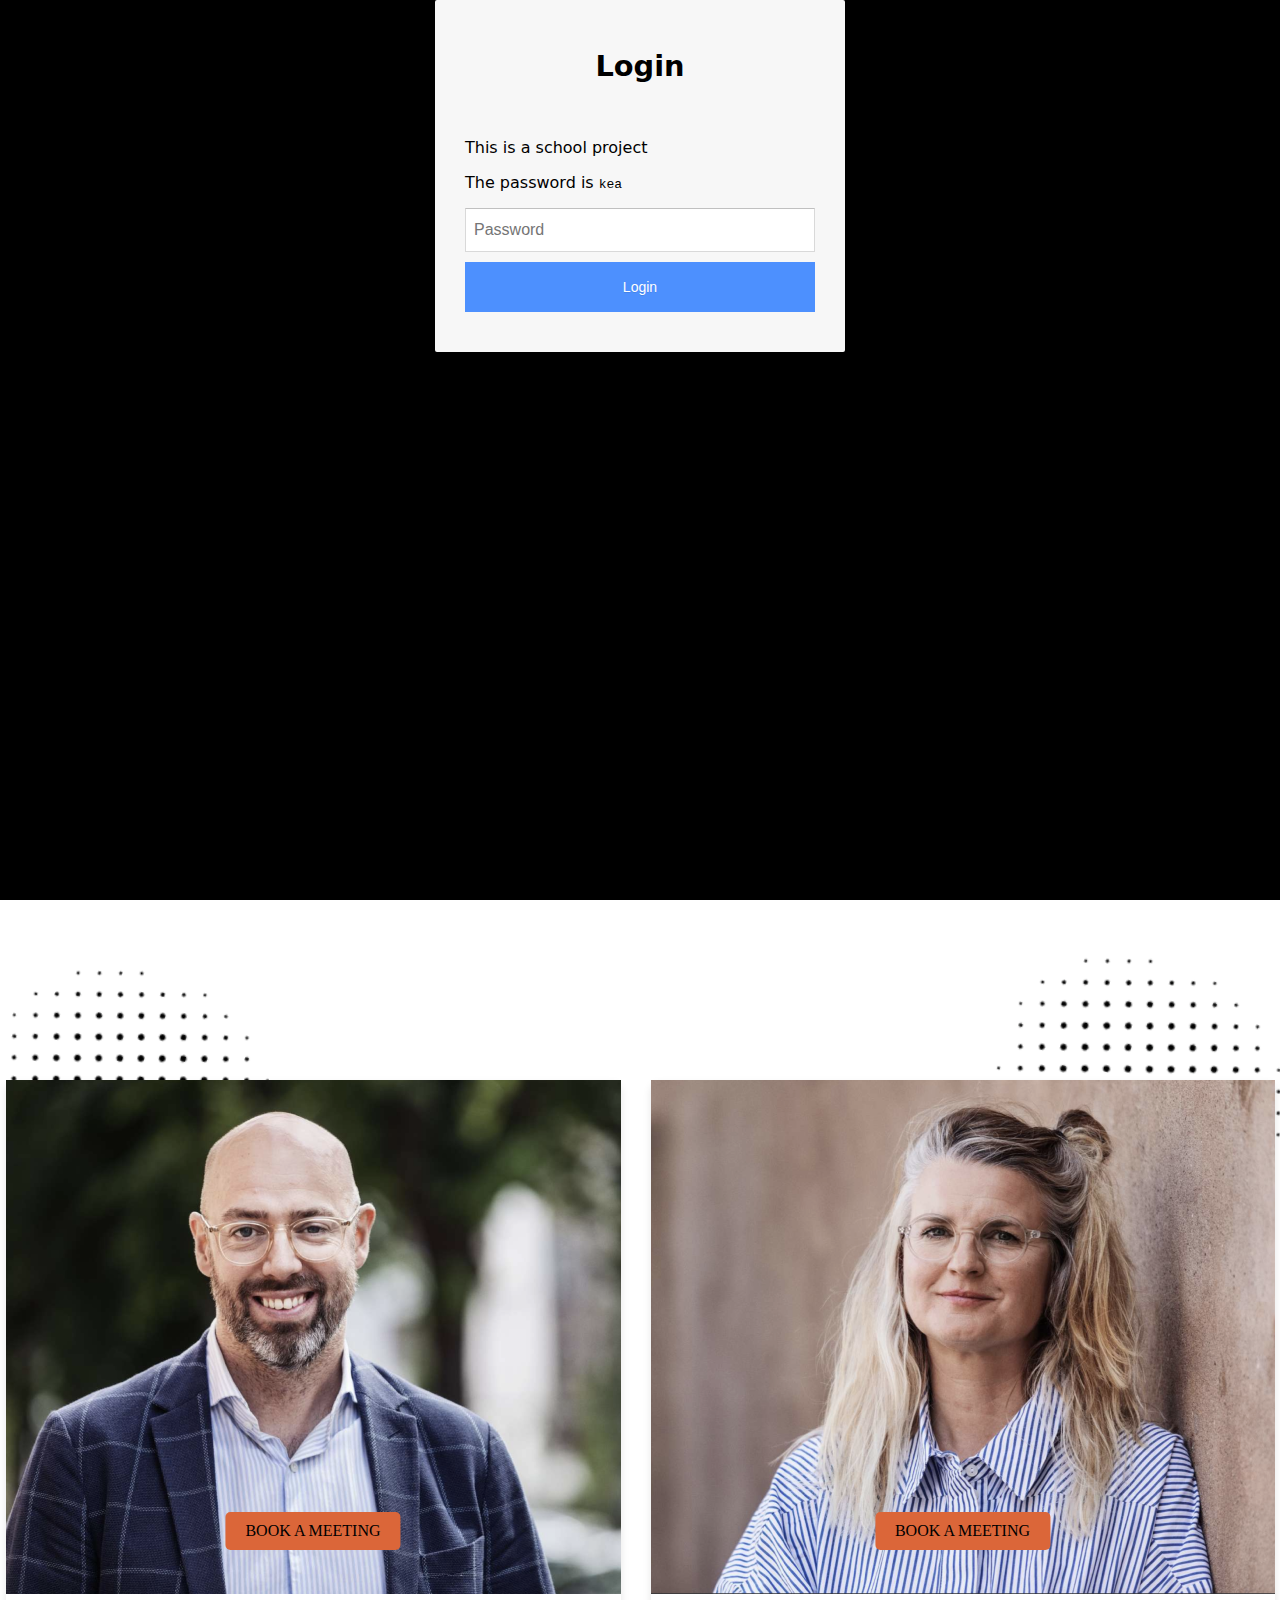
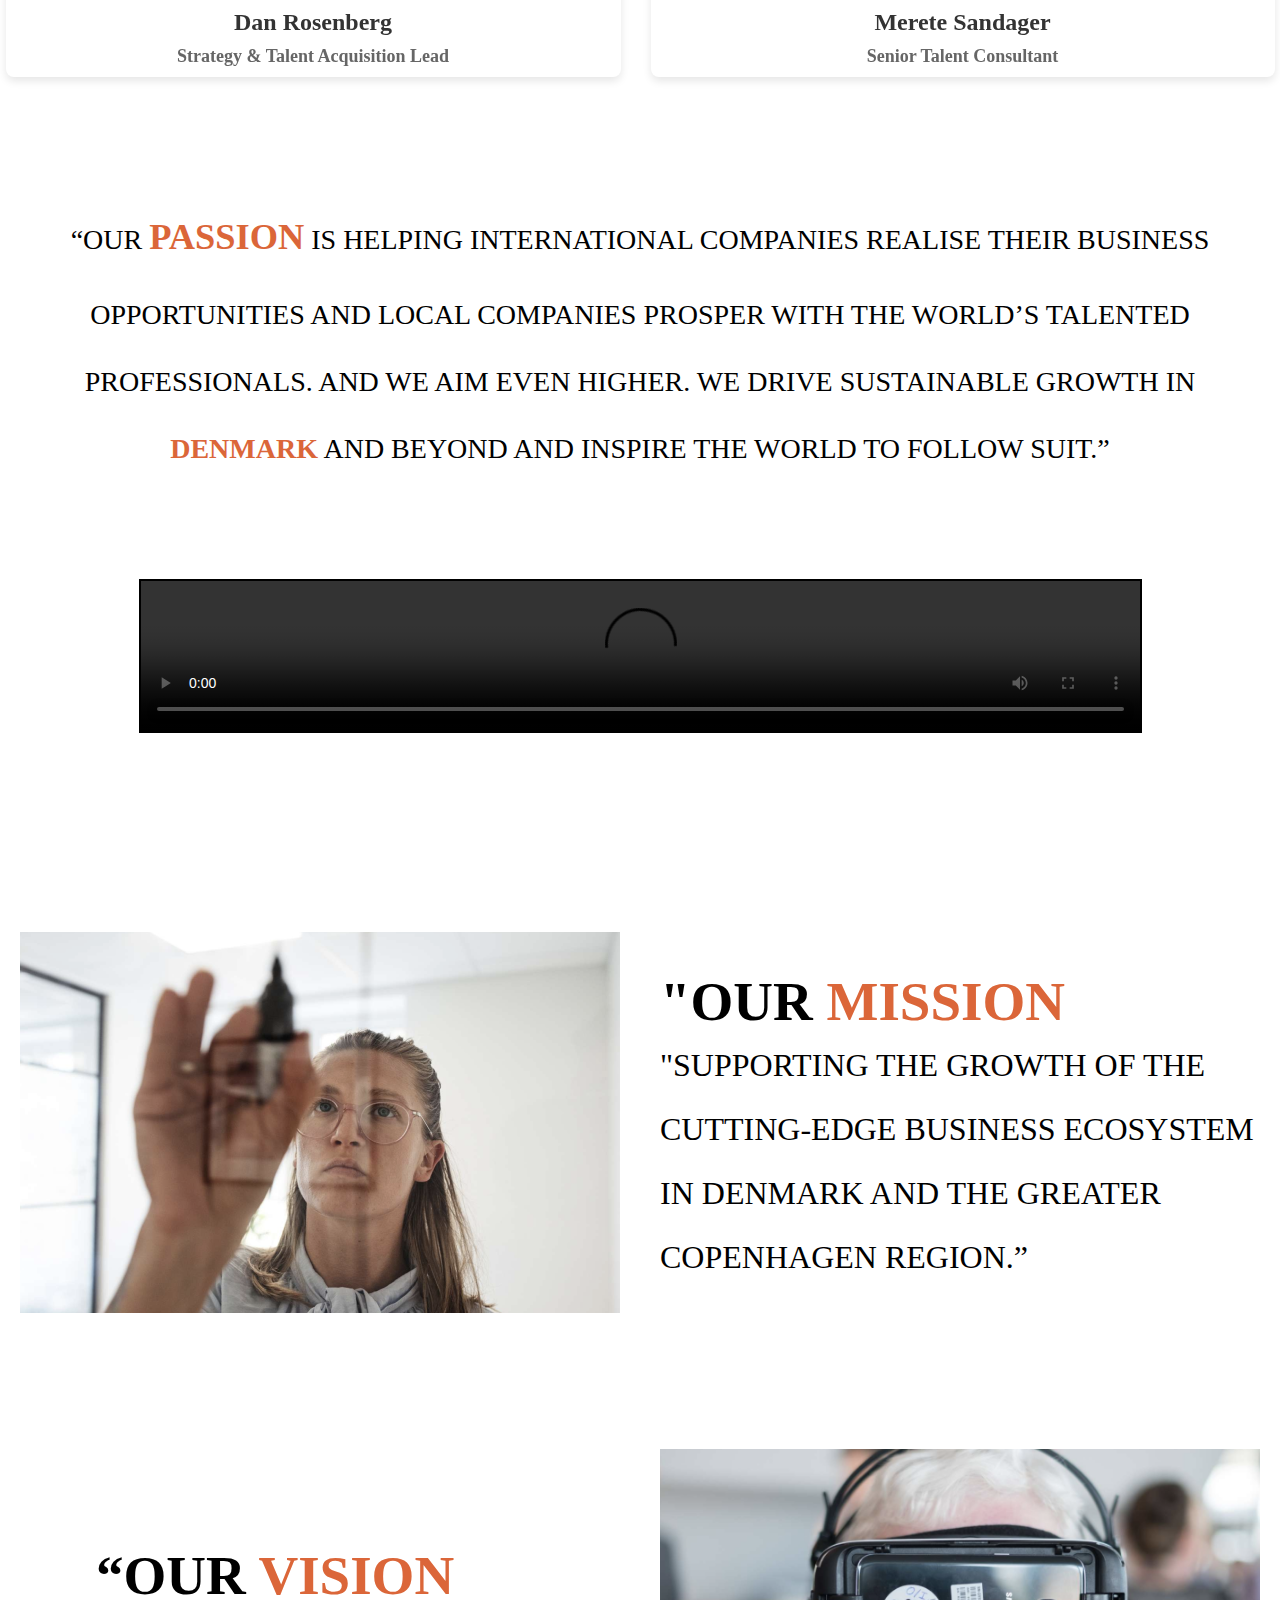
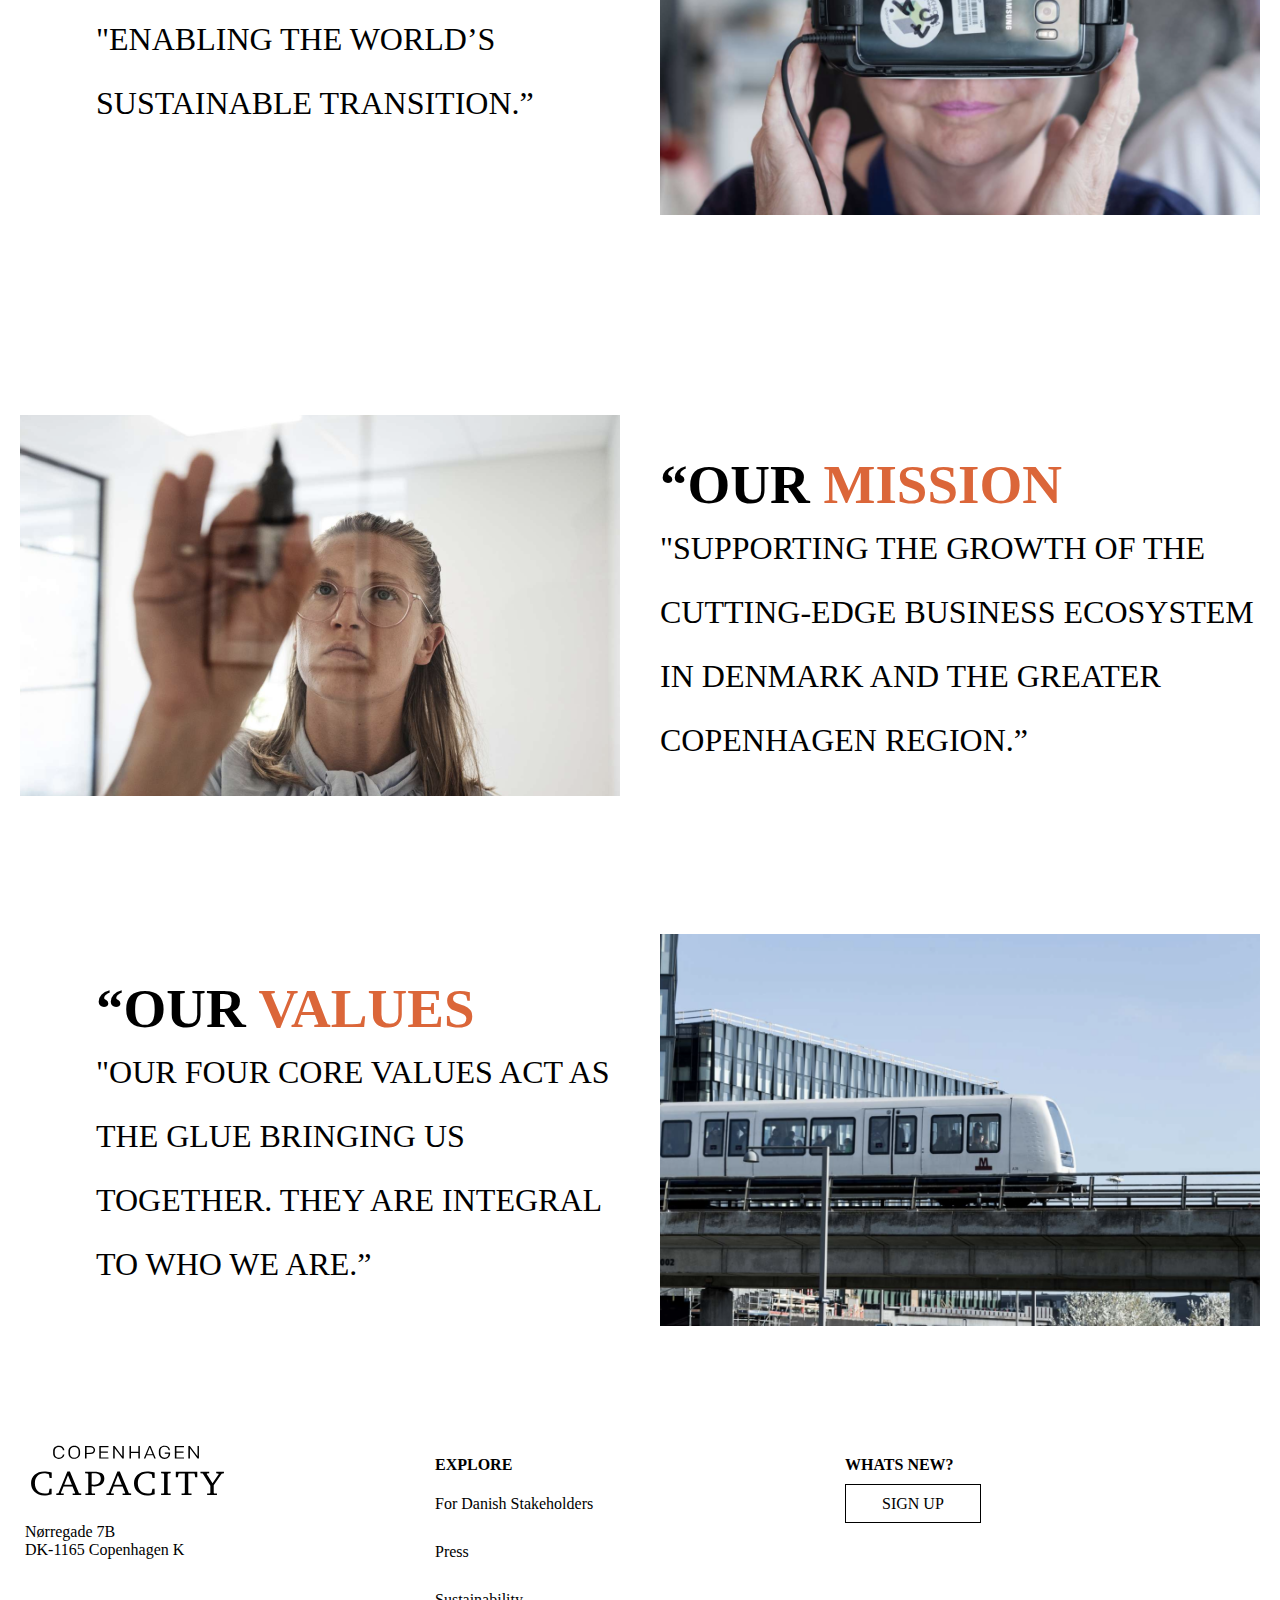
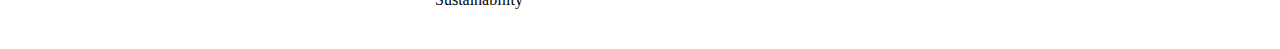
<file: meeting.html>
<!DOCTYPE html>
<html lang="en">

<head>
    <meta charset="UTF-8">
    <!-- <meta http-equiv="X-UA-Compatible" content="IE=edge"> -->
    <meta name="viewport" content="width=device-width, initial-scale=1.0">
    <title>Meeting side</title>
    <meta name="robots" content="noindex">
    <link rel="preconnect" href="https://fonts.googleapis.com">
    <link rel="preconnect" href="https://fonts.gstatic.com" crossorigin>
    <link
        href="https://fonts.googleapis.com/css2?family=IBM+Plex+Serif:ital,wght@0,100;0,200;0,300;0,400;0,500;0,600;0,700;1,100;1,200;1,300;1,400;1,500;1,600;1,700&display=swap"
        rel="stylesheet">
    <link rel="preconnect" href="https://fonts.googleapis.com">
    <link rel="preconnect" href="https://fonts.gstatic.com" crossorigin>
    <link
        href="https://fonts.googleapis.com/css2?family=IBM+Plex+Serif:ital,wght@0,100;0,200;0,300;0,400;0,500;0,600;0,700;1,100;1,200;1,300;1,400;1,500;1,600;1,700&family=Montserrat:ital,wght@0,100..900;1,100..900&display=swap"
        rel="stylesheet">
    <link rel="stylesheet" href="meetingside/meetingmenu.css">
    <link rel="stylesheet" href="meetingside/meeting.css">
    <link rel="stylesheet" href="meetingside/meetingfooter.css">
</head>

<body>
    <header>
        <div class="logo">
            <a href="/">
                <img src="meetingside/cphlogo.svg" alt="Logo">
            </a>
        </div>
        <nav>
            <ul class="menu">
                <li><a href="index.html">Home</a></li>
                <li><a href="meeting.html">Meeting</a></li>
                <li><a href="event.html">Events</a></li>
            </ul>
            <div class="burger">
                <div class="line"></div>
                <div class="line"></div>
                <div class="line"></div>
            </div>
        </nav>
    </header>
    <main>
        <div class="nav-container-right">
            <ul class="nav-bar-right">


                <li><a href="meeting.html" class="nav-button-right1">BOOK A MEETING</a></li>
                <li><a href="Sign-up.html" class="nav-button-right2">SIGN UP FOR <br> EVENTCALENDER</a></li>

            </ul>
        </div>


        <div class="nav-container-left">

            <h3>GREATER <br>
                COPENHAGEN</h3>
            <h3><span style="color: #EB5E28;">CAREER <br>PORTAL </span></h3>
            <ul class="nav-bar-left">
                <li><a href="https://careers.greatercphregion.com/?__hstc=225185861.1fb56b74a2ffe329dadcaf64e1fbdf74.1665940362652.1681314535910.1681377206626.144&__hssc=225185861.57585878.1681386077425&__hsfp=3011020259#?cludoquery=Search...&cludopage=1&cludoinputtype=standard"
                        class="nav-button-left1">SEE THE CAREER PORTAL</a></li>
            </ul>
            <h3>FOR <br><span style="color: #EB5E28;">CANDIDATES </span> <br> SEEKING A JOB</h3>

        </div>
        <section>
            <div class="hero-image">

                <img src="meetingside/cdotssvg.svg" alt="corner" class="corner-svg">
                <img src="meetingside/heading.png" alt="Heroimg">
            </div>
            <div class="hero-heading">
                <h1 style="line-height: 1.5;">INTRODUCING OUR PROFESSIONALS CONSULTANT TO <br> GUIDE <span
                        style="color: rgba(219, 102, 57, 1);text-decoration: underline;">BUSINESS</span>.</h1>
            </div>
            <div class="talentchef">
                <div class="grafik">
                    <img src="meetingside/prikker.svg" alt="prikker" class="background-image">
                    <div class="talent-item">
                        <img src="meetingside/talentchef.png" alt="Dan Rosenberg, Strategy & Talent Acquisition Lead"
                            class="profile-image">
                        <h2>Dan Rosenberg</h2>
                        <h3>Strategy & Talent Acquisition Lead</h3>
                        <a href="https://meetings.hubspot.com/dro/copcaptalentwebsitematchmakingevents2022?uuid=a3b7838f-37b6-473e-8894-3e9045076b8c"
                            class="cta-button">BOOK A MEETING</a>
                    </div>
                </div>

                <div class="grafikitem">
                    <img src="meetingside/prikker.svg" alt="prikker" class="background-image2">
                    <div class="talent-item">
                        <img src="meetingside/Merete.png" alt="Merete" class="profile-image">
                        <h2>Merete Sandager</h2>
                        <h3>Senior Talent Consultant</h3>
                        <a href="https://meetings.hubspot.com/dro/copcaptalentwebsitematchmakingevents2022?uuid=a3b7838f-37b6-473e-8894-3e9045076b8c"
                            class="cta-button">BOOK A MEETING</a>
                    </div>
                </div>
            </div>
        </section>
        <section>
            <div class="meeting-container">
                <div class="text-container">
                    <p>“OUR <span
                            style="font-size: 1.3em;color: rgba(219, 102, 57, 1);font-weight: bold;">PASSION</span> IS
                        HELPING
                        INTERNATIONAL COMPANIES
                        REALISE THEIR
                        BUSINESS
                        OPPORTUNITIES AND LOCAL COMPANIES PROSPER WITH THE WORLD’S TALENTED PROFESSIONALS. AND WE AIM
                        EVEN
                        HIGHER. WE DRIVE
                        SUSTAINABLE GROWTH IN <span
                            style="color:rgba(219, 102, 57, 1) ;font-weight: bold">DENMARK</span>
                        AND BEYOND AND
                        INSPIRE THE WORLD TO FOLLOW SUIT.”</p>

                </div>
            </div>
            <div class="event-button-container">
                <button class="event-button" onclick="location.href='event.html'">SIGN UP FOR <br>EVENT
                    CALENDAR</button>
                <button class="meeting-button extra-color"
                    onclick="location.href='https://careers.greatercphregion.com/?__hstc=225185861.1fb56b74a2ffe329dadcaf64e1fbdf74.1665940362652.1681314535910.1681377206626.144&__hssc=225185861.57585878.1681386077425&__hsfp=3011020259#?cludoquery=Search...&cludopage=1&cludoinputtype=standard'">SEE
                    THE
                    <br>CAREER PORTAL</button>
            </div>
            <video class="video-container" controls width="600">
                <!-- <source src="cph.mp4" type="video/mp4"> -->
                <source src="https://adampannicelli.com/kea/05_indhold/interview/MereteInterview.mp4" type="video/mp4">
                Your browser does not support the video tag.
            </video>

        </section>
        <section>
            <div class="ourmission">
                <div class="mission-item">
                    <img src="meetingside/ourmission.png" alt="talentchef">
                </div>
                <div class="text-content">
                    <h2 class="misson">"OUR <span style="color: rgba(219, 102, 57, 1);">MISSION</span></h2>
                    <p class="support">"Supporting the growth of the cutting-edge business ecosystem in Denmark and the
                        Greater
                        Copenhagen
                        Region.”
                    </p>
                </div>
            </div>
            <div class="ourvision">
                <div class="text-content2">
                    <h2 class="misson">“OUR<span style="color: rgba(219, 102, 57, 1);"> VISION</span></h2>
                    <p class="support">"Enabling the world’s sustainable transition.”</p>
                </div>
                <div class="mission-item">
                    <img src="meetingside/ourvision.png" alt="talentchef">
                </div>
            </div>
            <div class="ourmission">
                <div class="mission-item">
                    <img src="meetingside/ourmission.png" alt="mission-item2">
                </div>
                <div class="text-content">
                    <h2 class="misson">“OUR<span style="color: rgba(219, 102, 57, 1);"> MISSION</span></h2>
                    <p class="support">"Supporting the growth of the cutting-edge business ecosystem in Denmark and the
                        Greater
                        Copenhagen
                        Region.”</p>
                </div>
            </div>
            <div class="ourvision">
                <div class="text-content2">
                    <h2 class="misson">“OUR <span style="color: rgba(219, 102, 57, 1);">VALUES</span></h2>
                    <p class="support">"Our four core values act as the glue bringing us together. They are integral to
                        who we are.”</p>
                </div>
                <div class="mission-item">
                    <img src="meetingside/value.png" alt="value">
                </div>
            </div>
        </section>
        <footer>
            <div class="col3">
                <div>
                    <img src="CopenhagenCapacity-logopackage/01.Primarylogo/svg/copenhagen-capacity-logo_black.svg"
                        alt="logo-copenhagen-capacity">
                    <p>Nørregade 7B <br>
                        DK-1165 Copenhagen K</p>
                </div>
                <div>
                    <h4>
                        EXPLORE </h4>
                    <ul class="footer_nav">
                        <li><a href="https://www.copcap.com/da-dk/resultater">For Danish Stakeholders</a></li>
                        <li><a href="https://www.copcap.com/pressandmedia">Press</a></li>
                        <li><a href="https://www.copcap.com/sustainability">Sustainability</a></li>
                    </ul>
                </div>
                <div>
                    <h4>
                        WHATS NEW? </h4>

                    <!-- <button class="sign_up_button"><a href="Sign-up.html">SIGN UP</a></button> -->

                    <a href="Sign-up.html" class="sign_up_button">SIGN UP</a>

                </div>
            </div>
        </footer>

    </main>




    <script src="meetingside/meetingmenu.js"></script>
    <script src="login.js"></script>
</body>

</html>
</file>
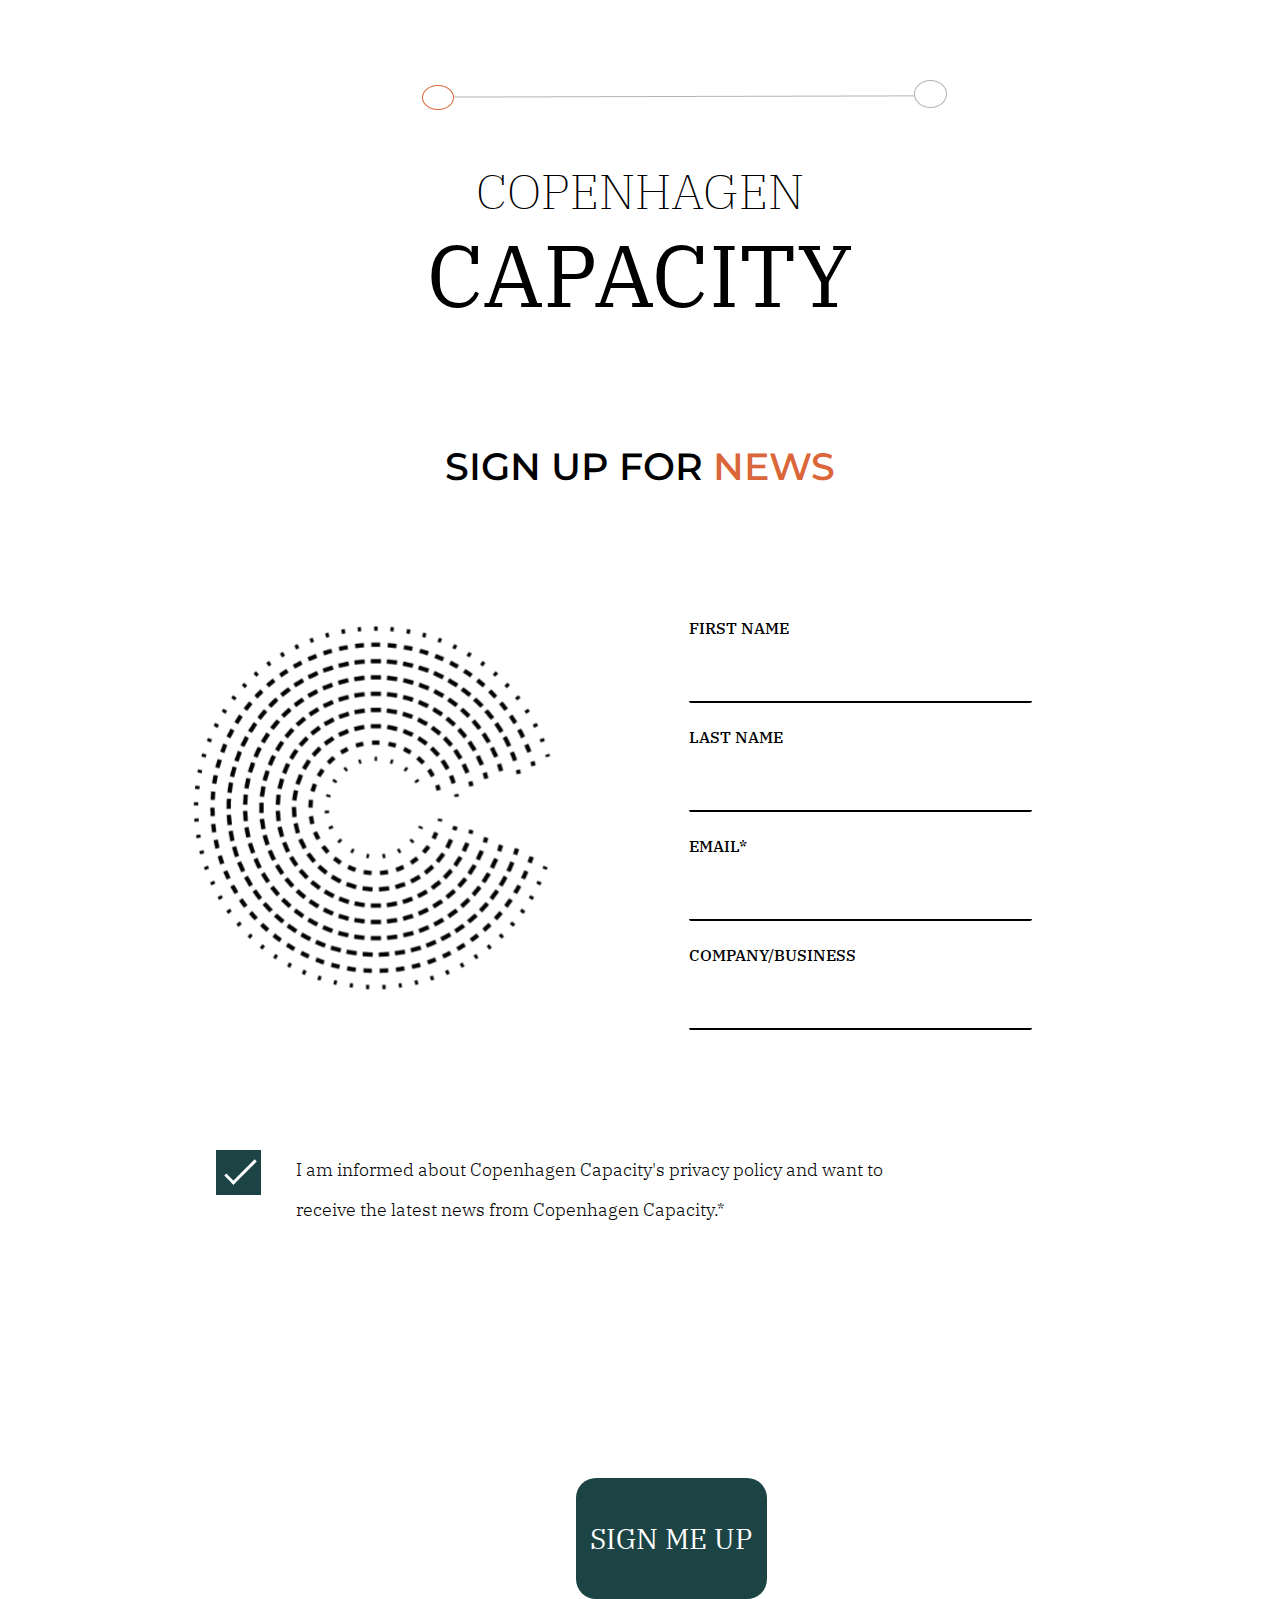
<file: Sign-up.html>
<!DOCTYPE html>
<html lang="da">

<head>
    <meta charset="UTF-8">
    <meta name="viewport" content="width=device-width, initial-scale=1.0">
    <title>Sign up</title>
    <link rel="preconnect" href="https://fonts.googleapis.com">
    <link rel="preconnect" href="https://fonts.gstatic.com" crossorigin>
    <link
        href="https://fonts.googleapis.com/css2?family=IBM+Plex+Serif:ital,wght@0,100;0,200;0,300;0,400;0,500;0,600;0,700;1,100;1,200;1,300;1,400;1,500;1,600;1,700&display=swap"
        rel="stylesheet">
    <link rel="preconnect" href="https://fonts.googleapis.com">
    <link rel="preconnect" href="https://fonts.gstatic.com" crossorigin>
    <link
        href="https://fonts.googleapis.com/css2?family=IBM+Plex+Serif:ital,wght@0,100;0,200;0,300;0,400;0,500;0,600;0,700;1,100;1,200;1,300;1,400;1,500;1,600;1,700&family=Montserrat:ital,wght@0,100..900;1,100..900&display=swap"
        rel="stylesheet">
    <link rel="stylesheet" href="style.css">
    <link rel="stylesheet" href="general.css">
</head>

<body>
    <main>
        <div class="billede1">

            <img src="linje.png" alt="Dekoration">
        </div>

        <h2>COPENHAGEN</h2>
        <h1>CAPACITY</h1>


        <h3>SIGN UP FOR <span style="color: #DB6639"> NEWS </span>
        </h3>
        <div class="grid1_1">
            <div>
                <img src="CapCoplogo.svg" class="CopCaplogo" alt="Logo">
            </div>

            <div>
                <form>
                    <label for="fname">FIRST NAME</label>
                    <input type="text" id="fname" name="fname">
                    <label for="lname">LAST NAME</label>
                    <input type="text" id="lname" name="lname">
                    <label for="femail">EMAIL*</label>
                    <input type="text" id="fname" name="fname">
                    <label for="fbusiness">COMPANY/BUSINESS</label>
                    <input type="text" id="fname" name="fname">
                </form>
            </div>
        </div>
        <div>
            <label class="container">
                <input type="checkbox" checked="checked">
                <span class="checkmark"></span>
                <label class="text">
                    <p>I am informed about Copenhagen Capacity's privacy policy and want to receive the latest
                        news
                        from
                        Copenhagen
                        Capacity.* </p>

                </label>
            </label>
        </div>

        <div>

            <button class="knap">
                <p>SIGN ME UP</p>
            </button>
        </div>








    </main>
</body>

</html>
</file>
<file: meetingside/meetingmenu.css>
header {
  display: flex;
  justify-content: space-between;
  align-items: center;
  padding: 20px;
  background-color: #fff;
  box-shadow: 0 0 10px rgba(0, 0, 0, 0.1);
}

.logo img {
  width: 120px;
  /* height: 50px; */
  aspect-ratio: 180/64;
}

nav {
  display: flex;
  align-items: center;
}

.menu {
  display: flex;
  list-style: none;
  margin: 0;
  padding: 0;
}

.menu li {
  margin-right: 20px;
}

.menu li:last-child {
  margin-right: 0;
}

.menu a {
  display: block;
  padding: 10px;
  color: #111010;
  text-decoration: none;
  transition: color 0.3s;
  text-align: end;
  font-weight: bolder;
}

.menu a:hover {
  color: rgb(71, 66, 66);
}

.burger {
  width: 30px;
  height: 20px;
  cursor: pointer;
}

.burger .line {
  width: 100%;
  height: 2px;
  background-color: #333;
  margin-bottom: 5px;
  transition: 0.2s linear;
}
.burger {
  display: none;
}
@media screen and (max-width: 800px) {
  .menu {
    display: none;
  }
  .burger {
    display: block;
  }
  .burger.active .line:nth-child(1) {
    transform: rotate(45deg) translate(5px, 5px);
    transition: 0.2s linear;
  }

  .burger.active .line:nth-child(2) {
    opacity: 0;
    transition: 0.15s linear;
  }

  .burger.active .line:nth-child(3) {
    transform: rotate(-45deg) translate(5px, -5px);
    transition: 0.2s linear;
  }

  nav.active .menu {
    display: block;
    background-color: #fff;
    position: absolute;
    top: 60px;
    left: 0;
    width: 100%;
    box-shadow: 0 0 10px rgba(0, 0, 0, 0.1);
    z-index: 1;
  }

  nav.active .menu li {
    margin: 10px 20px;
  }

  nav.active .menu a {
    font-size: 24px;
  }
}
.logo {
  color: black;
}
</file>
<file: meetingside/meeting.css>
html {
  --primary: #eb5e28;
}

body {
  box-sizing: border-box;
  margin: 0;
}
img {
  width: 100%;
  height: auto;
  display: block;
}
.hero-heading h1 {
  text-align: center;
  color: black;
  margin-top: 34px;
  font-size: xx-large;
  margin-top: 5rem;
  letter-spacing: 3px;
}
.corner-svg {
  position: absolute;
  top: 88px;
  left: 38px;
  /* width: 200px;
  height: auto; */
  opacity: 1;
  width: 20%;
  height: auto;
  display: block;
}
.talentchef {
  display: flex;
  justify-content: center;
  flex-wrap: wrap;
  gap: 20px;
  margin-top: 15rem;
}

.grafik {
  display: grid;
  position: relative;
}
#career-portal {
  color: rgba(219, 102, 57, 1);
  line-height: 1.2;
  letter-spacing: 1px;
  font-weight: 300;
}

.background-image {
  position: absolute;
  top: -221px;
  right: 57%;
  width: 62%;
  height: auto;
  opacity: 1.5;
  z-index: 1;
}

.talent-item {
  position: relative;
  margin-left: 50px;
  text-align: center;
  z-index: 2;
  background: white;
  margin: 5px;
  border-radius: 8px;
  box-shadow: 0 4px 8px rgba(0, 0, 0, 0.1);
  margin-top: 4rem;
}

.profile-image {
  display: block;
  max-width: 100%;
  height: auto;
  margin-bottom: 15px;
}

.talent-item h2 {
  margin: 10px 0;
  font-size: 24px;
  color: #333;
}

.talent-item h3 {
  margin: 5px 0 20px;
  font-size: 18px;
  color: #666;
}

.cta-button {
  display: inline-block;
  margin: 10px 0;
  padding: 10px 20px;
  background-color: rgba(219, 102, 57, 1);
  color: white;
  text-decoration: none;
  border-radius: 4px;
  transition: background-color 0.3s ease;
}

.cta-button:hover {
  background-color: rgba(243, 140, 100, 1);
}
.grafikitem {
  display: grid;
  position: relative;
}
.background-image2 {
  position: absolute;
  top: -235px;
  width: 62%;
  height: auto;
  right: 0px;
  opacity: 1.5;
  z-index: 1;
}

.meeting-container {
  display: grid;
  grid-template-columns: 1fr;
  gap: 20px;
  margin-top: 7rem;
  margin-bottom: 6rem;
  margin-left: 2rem;
  margin-right: 2rem;
}
.text-container {
  background-color: #ffffff;

  text-align: center;
  line-height: 2.4;
  justify-self: center;
  align-self: center;
}

.text-container p {
  margin: 0;
  padding: 0;
  font-size: 28px;
}
.video-container {
  display: grid;
  place-items: center;
  height: 76vh;
  margin: 4rem auto;
  border: 2px solid black;
  width: 111vh;
}
.ourmission {
  margin-top: 12rem;
  display: grid;
  grid-template-columns: 1fr 1fr;
}
.ourvision {
  margin-top: 8rem;
  display: grid;
  grid-template-columns: 1fr 1fr;
}
.mission-item {
  justify-self: center;
  align-self: center;
  padding: 0 20px;
}
.text-content {
  justify-self: center;
  align-self: center;
  padding: 0 20px;
}
.misson {
  text-align: left;
  font-size: 55px;
  margin-bottom: 0;
}
.support {
  text-align: left;
  font-size: 32px;
  line-height: 2;
  text-transform: uppercase;
  margin-top: 0;
}

.vision-item img {
  max-width: 717px;
  height: 500px;
  aspect-ratio: 669/408;
  margin-left: 28rem;
  margin-top: 3rem;
}
.text-content2 {
  justify-self: center;
  align-self: center;
  margin-left: 6rem;
}

.video-container {
  max-width: 100%;
  height: auto;
}
.talent-item {
  position: relative;
  text-align: center;
  margin-top: 20px;
  display: inline-block;
}

.talent-item h2,
.talent-item h3 {
  margin: 10px 0;
}
.talent-item {
  position: relative;
  text-align: center;
  margin-top: 20px;
  display: inline-block;
}

.talent-item img {
  width: 100%;
  height: auto;
  display: block;
}

.talent-item h2,
.talent-item h3 {
  margin: 10px 0;
}

.cta-button {
  position: absolute;
  top: 74%;
  left: 50%;
  transform: translate(-50%, -50%);
  padding: 10px 20px;
  background-color: rgba(219, 102, 57, 1);
  color: black;
  border: none;
  border-radius: 5px;
  font-size: 16px;
  cursor: pointer;
  text-decoration: none;
}
.event-button-container {
  display: none;
}
/* højre nav bar */

.nav-container-right {
  position: fixed;
  top: 75%;
  right: 0;
  transform: translateY(-50%);
  background-color: white;
  border: 1px solid black;
  padding: 6px;
}

.nav-bar-right {
  list-style-type: none;
  margin: 0;
  padding: 0;
}

.nav-bar-right li {
  margin: 10px 0;
  padding: 10px;
}

.nav-bar-right a {
  text-decoration: none;
  font-size: 0.6rem;
}

.content {
  margin-left: 150px;
  padding: 20px;
}

.content h1 {
  margin-top: 50px;
}

.nav-button-right1 {
  background-color: var(--primary);
  color: black;
  font-family: "montserratregular;";
  padding: 10px;
}
.nav-button-right2 {
  background-color: #084646;
  color: white;
  font-family: "montserratregular;";
  padding: 10px;
}

/* venstre nav bar */

.nav-container-left {
  position: fixed;
  top: 76%;
  left: 0;
  transform: translateY(-50%);
  background-color: white;
  border: 1px solid black;
  padding: 10px;

  font-size: 0.7rem;
}

.nav-bar-left {
  list-style-type: none;
  margin: 0;
  padding: 0;
}

.nav-bar-left li {
  margin: 10px 0;
}

.nav-bar-left a {
  text-decoration: none;
}

.nav-bar-left a:hover {
  color: #ddd;
}
.nav-button-left1 {
  background-color: #084646;
  color: white;
  font-family: "montserratregular;";
  padding: 10px;
  font-size: 0.5rem;
}
@media screen and (max-width: 850px) {
  .contact-item {
    display: none;
  }
  .meeting-item1 {
    display: none;
  }
  .meeting-container {
    grid-template-columns: 1fr;
    margin-bottom: 1rem;
  }
  .text-container {
    margin: 0 25px;
  }
  .event-button-container {
    display: grid;
    grid-template-columns: 175px 175px;
    gap: 2px;
    justify-content: space-around;
    align-items: center;
  }
  .event-button {
    background-color: rgba(28, 68, 69, 1);
    cursor: pointer;
    color: #ffffff;
    border-radius: 5px;
    padding: 10px 20px;
  }
  .event-button:hover {
    background-color: rgba(38, 88, 89, 1);
    color: #e0e0e0;
  }
  .meeting-button {
    background-color: rgba(219, 102, 57, 1);
    cursor: pointer;
    color: #ffffff;
    border-radius: 5px;
    padding: 10px 20px;
  }
  .meeting-button:hover {
    background-color: rgb(208, 111, 73);
    color: #e0e0e0;
  }
  .nav-container-right,
  .nav-container-left {
    display: none;
  }
  .mission-item {
    margin-top: 2rem;
  }
  h2 misson {
    display: inline;
  }
}
@media screen and (max-width: 1070px) {
  .ourmission {
    grid-template-columns: 1fr;
    grid-template-rows: 1fr 1fr;
  }
  .ourvision {
    grid-template-columns: 1fr;
    grid-template-rows: 1fr 1fr;
    margin-top: 0;
  }
  .text-content2 {
    order: 2;
    margin: 0 3rem;
  }
  .text-content {
    margin: 0 3rem;
  }
}
@media screen and (max-width: 715px) {
  .mission-item img {
    width: 100%;
  }
  .ourmission {
    margin: 0;
    grid-template-rows: 0.5fr 0.5fr;
  }
  .ourvision {
    margin: 0;
    grid-template-rows: 0.5fr 0.5fr;
  }
  .text-container p {
    font-size: 20px;
  }
  .hero-heading h1 {
    font-size: x-large;
  }
}
@media screen and (max-width: 527px) {
  .misson {
    font-size: 30px;
  }
  .support {
    font-size: 20px;
    margin-top: 3px;
  }
}
</file>
<file: meetingside/meetingfooter.css>
footer {
  margin-top: 6rem;
}

.col3 {
  display: grid;
  grid-template-columns: 1fr 1fr 1fr;
  padding: 10px 25px;
}

footer img {
  width: 50%;
}

footer h4 {
  font-weight: bolder;
}

.footer_nav {
  list-style-type: none;
  padding: 0;
}

.footer_nav li {
  margin-bottom: 30px;
}

.footer_nav a {
  text-decoration: none;
  color: inherit;
}

.footer_nav a:hover {
  text-decoration: underline;
  text-underline-offset: 10px;
}

.sign_up_button {
  border: 1px solid black;
  background-color: transparent;
  color: black;
  padding: 10px 36px;
  font-size: 16px;
  cursor: pointer;
  border-radius: 0;
}
.footersignup a {
  color: black;
}

.sign_up_button a {
  color: black;
  text-decoration: none;
  display: inline-block;
  width: 100%;
  height: 100%;
  text-align: center;
  line-height: 1.5; /* Adjust to vertically center text */
}

a:link {
  color: black;
  text-decoration: None;
}

@media (max-width: 768px) {
  footer .col3 {
    display: flex;
    flex-direction: column;
    align-items: center;
    text-align: center;
    padding-right: 93px;
  }

  footer .col3 div {
    margin-bottom: 20px;
  }

  .footer_nav {
    padding: 0;
    list-style: none;
  }

  .footer_nav li {
    margin-bottom: 10px;
  }
  footer img {
    width: 100%;
  }
}
</file>
<file: style.css>
@media (min-width: 750px) {
  /*Form**/

  input[type="text"] {
    width: 100%;
    padding: 12px 20px;
    margin: 1.5rem 0;
    box-sizing: border-box;
    border: none;
    border-bottom: 2px solid black;
    border-radius: 2px;
  }

  /******Checkmark****/
  .container {
    display: block;
    position: relative;
    padding-left: 240px;
    margin: 3rem;

    cursor: pointer;
    font-size: 22px;
    -webkit-user-select: none;
    -moz-user-select: none;
    -ms-user-select: none;
    user-select: none;
  }

  /* Hide the browser's default checkbox */
  .container input {
    position: absolute;
    opacity: 0;
    cursor: pointer;
    height: 0;
    width: 0;
  }

  /* Create a custom checkbox */
  .checkmark {
    position: absolute;
    top: 0;
    left: 160px;
    height: 45px;
    width: 45px;
    background-color: #eee;
  }

  /* On mouse-over, add a grey background color */
  .container:hover input ~ .checkmark {
    background-color: #ccc;
  }

  /* When the checkbox is checked, add a blue background */
  .container input:checked ~ .checkmark {
    background-color: #1c4445;
  }

  /* Create the checkmark/indicator (hidden when not checked) */
  .checkmark:after {
    content: "";
    position: absolute;
    display: none;
  }

  /* Show the checkmark when checked */
  .container input:checked ~ .checkmark:after {
    display: block;
  }

  /* Style the checkmark/indicator */
  .container .checkmark:after {
    left: 18px;
    top: 2px;
    width: 10px;
    height: 30px;
    border: solid white;
    border-width: 0 3px 3px 0;
    -webkit-transform: rotate(45deg);
    -ms-transform: rotate(45deg);
    transform: rotate(45deg);
  }
}

/***************         MOBILSITE      ***************/
@media (max-width: 750px) {
  input[type="text"] {
    width: 100%;
    padding: 12px 20px;
    margin: 1.5rem 0;
    box-sizing: border-box;
    border: none;
    border-bottom: 2px solid black;
    border-radius: 2px;
  }

  /******Checkmark****/
  .container {
    display: block;
    position: relative;
    padding-left: 40px;
    margin: 3rem;
    cursor: pointer;
    font-size: 22px;
    -webkit-user-select: none;
    -moz-user-select: none;
    -ms-user-select: none;
    user-select: none;
  }

  /* Hide the browser's default checkbox */
  .container input {
    position: absolute;
    opacity: 0;
    cursor: pointer;
    height: 0;
    width: 0;
  }

  /* Create a custom checkbox */
  .checkmark {
    position: absolute;
    top: 0;
    left: 1px;
    height: 25px;
    width: 25px;
    background-color: #eee;
  }

  /* On mouse-over, add a grey background color */
  .container:hover input ~ .checkmark {
    background-color: #ccc;
  }

  /* When the checkbox is checked, add a blue background */
  .container input:checked ~ .checkmark {
    background-color: #1c4445;
  }

  /* Create the checkmark/indicator (hidden when not checked) */
  .checkmark:after {
    content: "";
    position: absolute;
    display: none;
  }

  /* Show the checkmark when checked */
  .container input:checked ~ .checkmark:after {
    display: block;
  }

  /* Style the checkmark/indicator */
  .container .checkmark:after {
    left: 8px;
    top: 1px;
    width: 8px;
    height: 15px;
    border: solid white;
    border-width: 0 3px 3px 0;
    -webkit-transform: rotate(45deg);
    -ms-transform: rotate(45deg);
    transform: rotate(45deg);
  }
}
</file>
<file: general.css>
@media (min-width: 750px) {
  p {
    max-width: 55ch;
  }
  .CopCaplogo {
    width: 60%;
    height: auto;
    display: block;
    padding: 3rem;
    margin-left: 8rem;
  }
  .billede1 {
    width: 100%;
    height: auto;
    display: block;
    position: absolute;
    margin-block: 5rem;
    left: 33%;
    top: 0%;
  }

  h2 {
    font-family: "IBM Plex Serif", serif;
    font-weight: 200;
    font-style: normal;
    text-align: center;
    margin-top: 10rem;
    font-size: 48px;
    margin-bottom: -4rem;
  }
  h1 {
    font-family: "IBM Plex Serif", serif;
    font-weight: 400;
    font-style: normal;
    text-align: center;
    font-size: 88px;
    margin-bottom: 7rem;
  }

  h3 {
    text-align: center;
    font-size: 38px;
    margin-bottom: 5rem;
    font-family: "Montserrat", sans-serif;
    font-optical-sizing: auto;
    font-weight: 550;
    font-style: normal;
  }

  label {
    font-family: "IBM Plex Serif", serif;
    font-optical-sizing: auto;
    font-weight: 500;
    font-style: normal;
  }
  .text {
    font-family: "IBM Plex Serif", serif;
    font-optical-sizing: auto;
    font-weight: 350;
    font-style: normal;
    font-size: 18px;
    line-height: 2.5rem;
  }
  .knap {
    background-color: #1c4445; /* Green */
    border: none;
    color: white;
    padding: 14px;
    text-decoration: none;
    display: inline-block;
    font-size: 28px;
    position: absolute;
    cursor: pointer;
    font-family: "IBM Plex Serif", serif;
    left: 45%;
    top: 150%;
    border-radius: 20px;
    margin-top: 8rem;
  }

  .grid1_1 {
    display: grid;
    grid-template-columns: 1fr 1fr;
    gap: 0.1rem;
  }
  form {
    margin-right: 12rem;
    padding: 3rem;
  }
}
/***************         MOBILSITE      ***************/
@media (max-width: 750px) {
  p {
    max-width: 55ch;
  }
  img {
    width: 100%;
    height: auto;
    display: block;
  }
  .CopCaplogo {
    width: 100%;
    height: auto;
    display: block;
    margin-top: 3rem;
  }
  .billede1 {
    margin-bottom: -5rem;
  }

  h2 {
    font-family: "IBM Plex Serif", serif;
    font-weight: 200;
    font-style: normal;
    text-align: center;
    margin-top: 10rem;
    font-size: 34px;
    margin-bottom: -3rem;
  }
  h1 {
    font-family: "IBM Plex Serif", serif;
    font-weight: 400;
    font-style: normal;
    text-align: center;
    font-size: 62px;
    margin-bottom: 7rem;
  }

  h3 {
    text-align: center;
    font-size: 26px;
    margin-bottom: 5rem;
    font-family: "Montserrat", sans-serif;
    font-optical-sizing: auto;
    font-weight: 550;
    font-style: normal;
  }
  label {
    font-family: "IBM Plex Serif", serif;
    font-optical-sizing: auto;
    font-weight: 500;
    font-style: normal;
  }
  .text {
    font-family: "IBM Plex Serif", serif;
    font-optical-sizing: auto;
    font-weight: 350;
    font-style: normal;
    font-size: 12px;
    line-height: 2.5rem;
  }
  .knap {
    background-color: #1c4445; /* Green */
    border: none;
    color: white;
    padding: 14px;
    text-decoration: none;
    display: inline-block;
    font-size: 16px;
    position: absolute;
    cursor: pointer;
    font-family: "IBM Plex Serif", serif;
    left: 37%;
    top: 150%;
    border-radius: 20px;
    margin-top: 8rem;
  }

  .grid1_1 {
    display: grid;
    grid-template-columns: 1fr 1fr;
    gap: 0.1rem;
  }
  form {
    padding: 2rem;
  }
}
</file>
